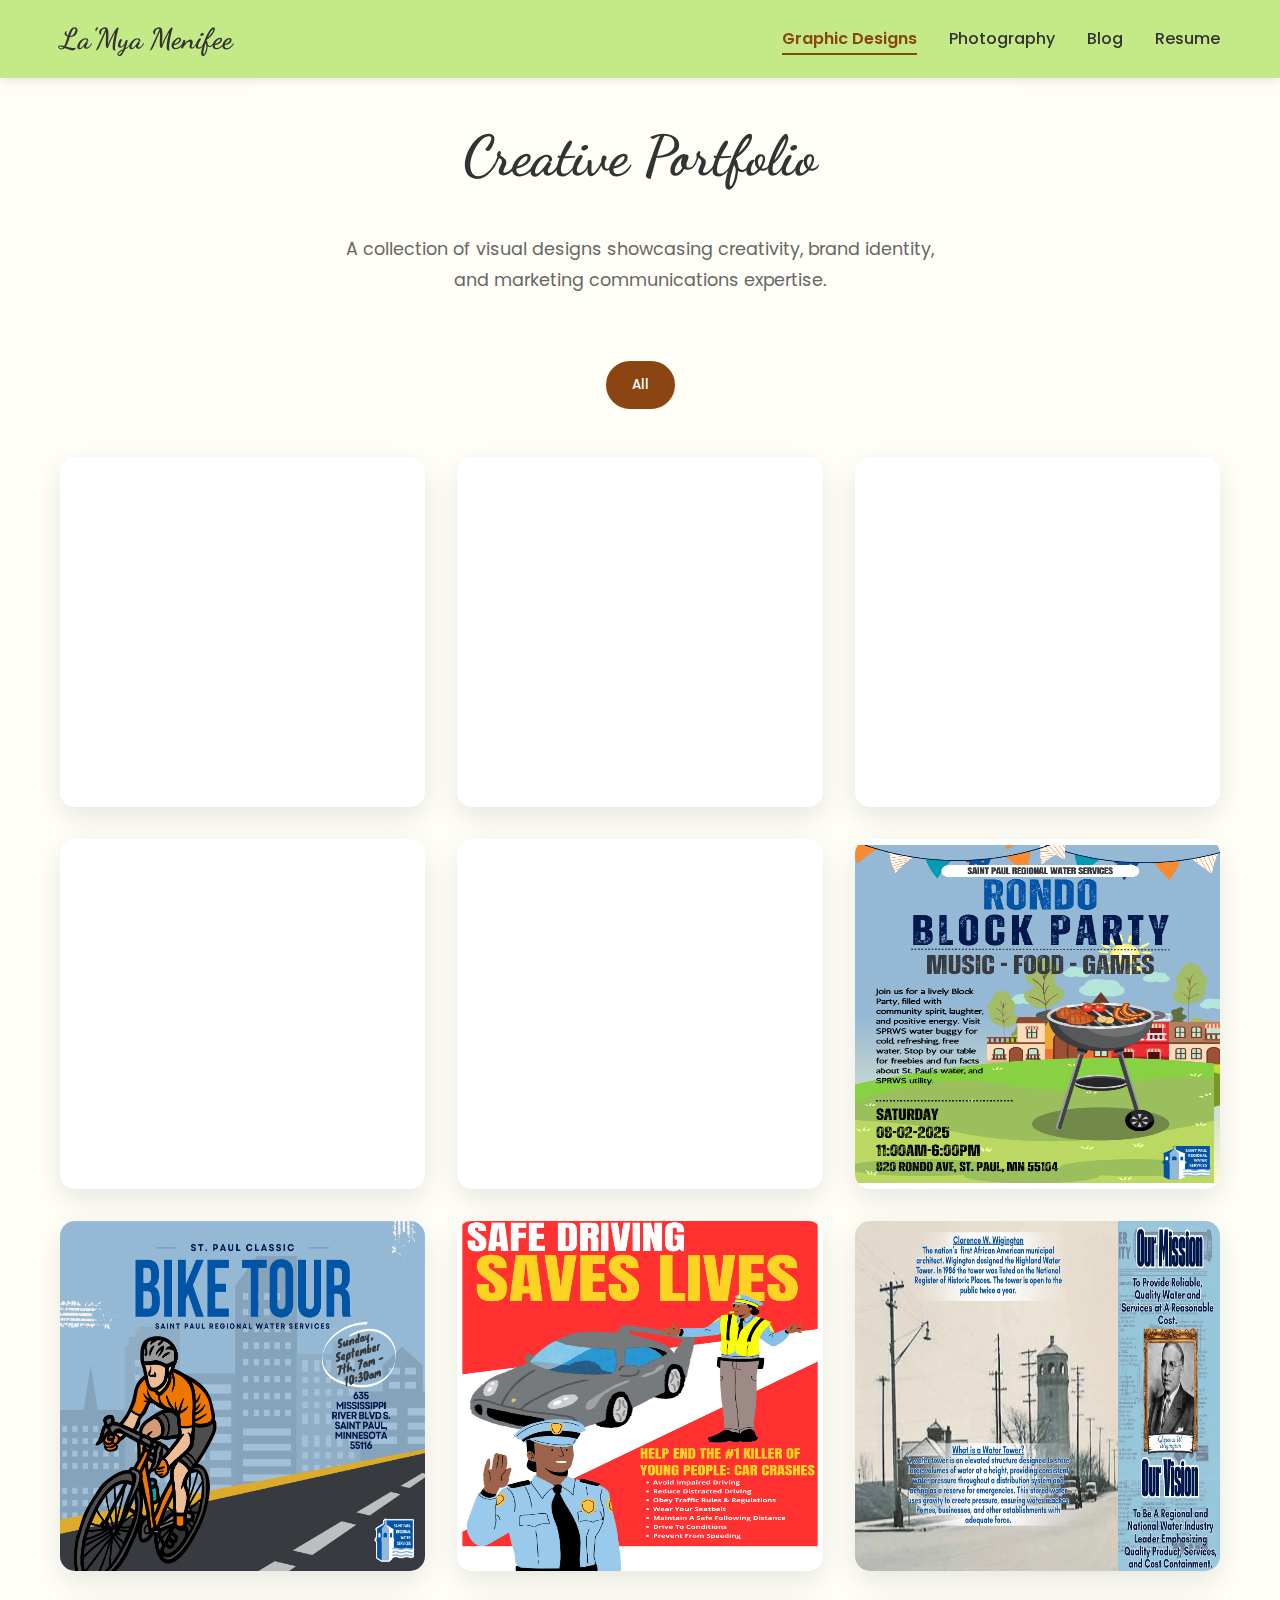
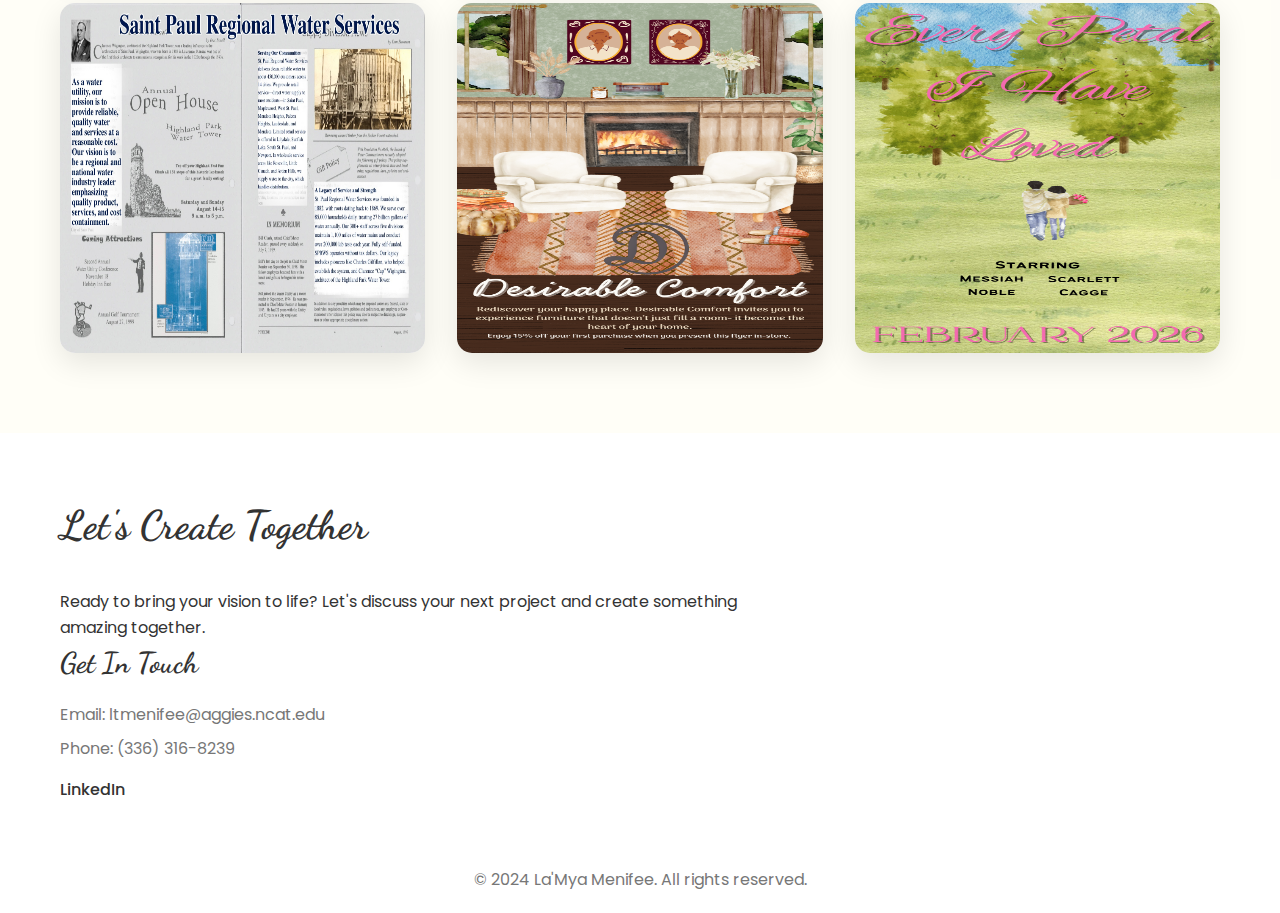
<file: graphic-designs.html>
<!DOCTYPE html>
<html lang="en">
<head>
    <meta charset="UTF-8">
    <meta name="viewport" content="width=device-width, initial-scale=1.0">
    <title>Graphic Designs - La'Mya Menifee</title>
    <link rel="stylesheet" href="styles.css">
    <link href="https://fonts.googleapis.com/css2?family=Dancing+Script:wght@400;600;700&family=Poppins:wght@300;400;500;600;700&display=swap" rel="stylesheet">
</head>
<body>
    <!-- Navigation -->
    <nav class="navbar">
        <div class="nav-container">
            <div class="nav-logo">
                <h2><a href="index.html" style="text-decoration: none; color: #333;">La'Mya Menifee</a></h2>
            </div>
            <ul class="nav-menu">
                <li class="nav-item">
                    <a href="graphic-designs.html" class="nav-link active">Graphic Designs</a>
                </li>
                <li class="nav-item">
                    <a href="photography.html" class="nav-link">Photography</a>
                </li>
                <li class="nav-item">
                    <a href="https://medium.com/@ltmenifee" target="_blank" class="nav-link">Blog</a>
                </li>
                <li class="nav-item">
                    <a href="resume.html" class="nav-link">Resume</a>
                </li>
            </ul>
            <div class="hamburger">
                <span class="bar"></span>
                <span class="bar"></span>
                <span class="bar"></span>
            </div>
        </div>
    </nav>

    <!-- Portfolio Gallery Section -->
    <section class="portfolio-section">
        <div class="container">
            <div class="section-header">
                <h2 style="margin-top: 2rem;" class="section-title">Creative Portfolio</h2>
                <p class="section-description">A collection of visual designs showcasing creativity, brand identity, and marketing communications expertise.</p>
            </div>

            <!-- Filter Buttons -->
            <div class="filter-buttons">
                <button class="filter-btn active">All</button>
            </div>

            <!-- Gallery Grid -->
            <div class="gallery-grid">
                <!-- Branding Projects -->
                <div class="gallery-item">
                    <div class="gallery-card">
                        <div class="gallery-image">
                            <img src="assets/RLA Summer Block Party.png" alt="Brand Identity Design">
                        </div>
                    </div>
                </div>

                <div class="gallery-item">
                    <div class="gallery-card">
                        <div class="gallery-image">
                            <img src="assets/CLUES Fiesta Latina Flyer.png" alt="Logo Design Suite">
                        </div>
                    </div>
                </div>

                <!-- Marketing Projects -->
                <div class="gallery-item">
                    <div class="gallery-card">
                        <div class="gallery-image">
                            <img src="assets/Ice Cream Social - Falcon heights Flyer.png" alt="Marketing Campaign">
                        </div>
                    </div>
                </div>

                <div class="gallery-item">
                    <div class="gallery-card">
                        <div class="gallery-image">
                            <img src="assets/Medtronic Twin Cities Marathon.png" alt="Event Promotion">
                        </div>
                    </div>
                </div>

                <!-- Social Media Projects -->
                <div class="gallery-item">
                    <div class="gallery-card">
                        <div class="gallery-image">
                            <img src="assets/National Night Out Event Flyer IG.png" alt="Social Media Graphics">
                        </div>
                    </div>
                </div>

                <div class="gallery-item">
                    <div class="gallery-card">
                        <div class="gallery-image">
                            <img src="assets/Rondo_Block_Party.png" alt="Story Template">
                        </div>
                    </div>
                </div>

                <!-- Print Design Projects -->
                <div class="gallery-item">
                    <div class="gallery-card">
                        <div class="gallery-image">
                            <img src="assets/St. Paul Classic Bike Tour.png" alt="Brochure Design">
                        </div>
                    </div>
                </div>

                <div class="gallery-item">
                    <div class="gallery-card">
                        <div class="gallery-image">
                            <img src="assets/Safari.png" alt="Poster Design">
                        </div>
                    </div>
                </div>

                <div class="gallery-item">
                    <div class="gallery-card">
                        <div class="gallery-image">
                            <img src="assets/IMG_1262.JPEG" alt="Poster Design">
                        </div>
                    </div>
                </div>

                <div class="gallery-item">
                    <div class="gallery-card">
                        <div class="gallery-image">
                            <img src="assets/IMG_1263.JPEG" alt="Poster Design">
                        </div>
                    </div>
                </div>

                <div class="gallery-item">
                    <div class="gallery-card">
                        <div class="gallery-image">
                            <img src="assets/furniture_ad.png" alt="Poster Design">
                        </div>
                    </div>
                </div>

                <div class="gallery-item">
                    <div class="gallery-card">
                        <div class="gallery-image">
                            <img src="assets/movie_cover.png" alt="Poster Design">
                        </div>
                    </div>
                </div>
            </div>
        </div>
    </section>

    <!-- Footer -->
    <footer class="footer">
        <div class="container">
            <div class="footer-content">
                <div class="footer-info">
                    <h3 class="footer-title">Let's Create Together</h3>
                    <p>Ready to bring your vision to life? Let's discuss your next project and create something amazing together.</p>
                    <div class="contact-info">
                        <h4>Get In Touch</h4>
                        <p>Email: ltmenifee@aggies.ncat.edu</p>
                        <p>Phone: (336) 316-8239</p>
                        <div class="social-links">
                            <a href="https://www.linkedin.com/in/la%E2%80%99mya-menifee-906788328/" class="social-link">LinkedIn</a>
                        </div>
                    </div>
                </div>
            </div>
            <div class="footer-bottom">
                <p>&copy; 2024 La'Mya Menifee. All rights reserved.</p>
            </div>
        </div>
    </footer>

    <script src="script.js"></script>
</body>
</html>
</file>
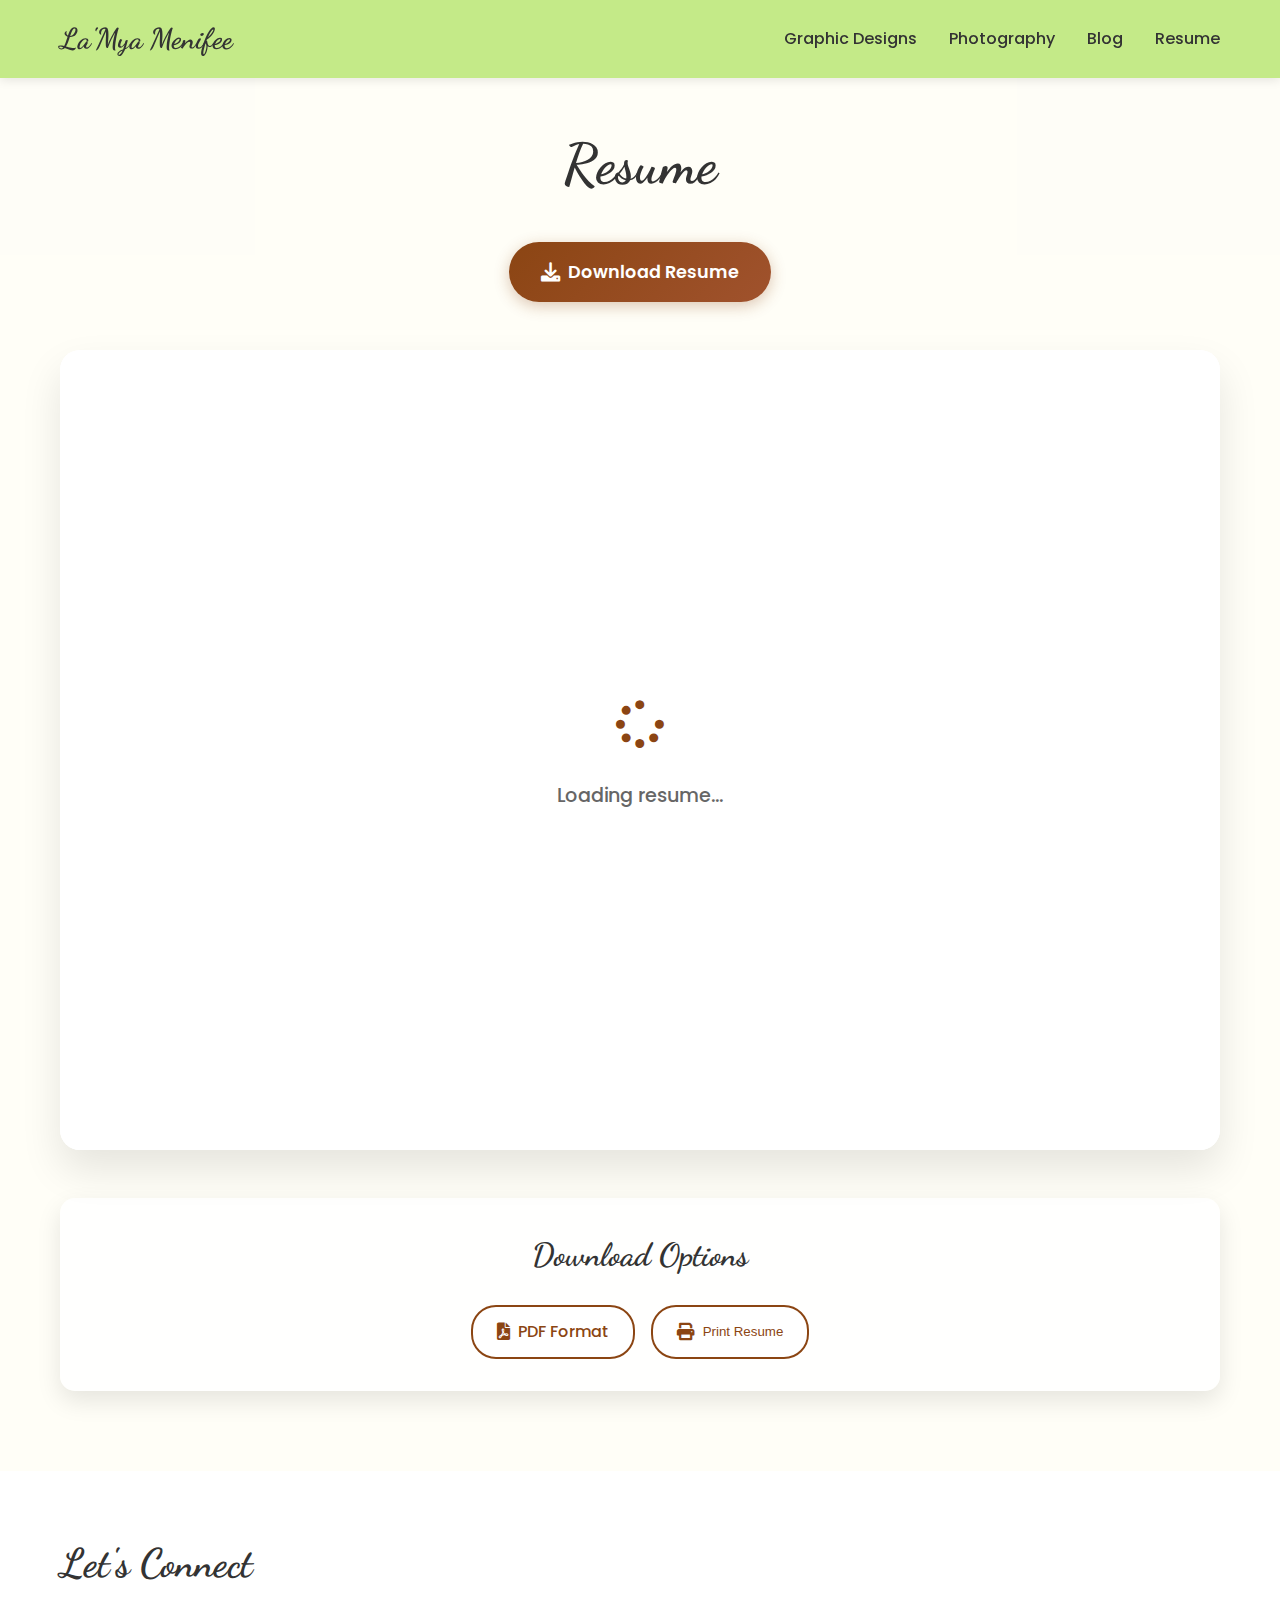
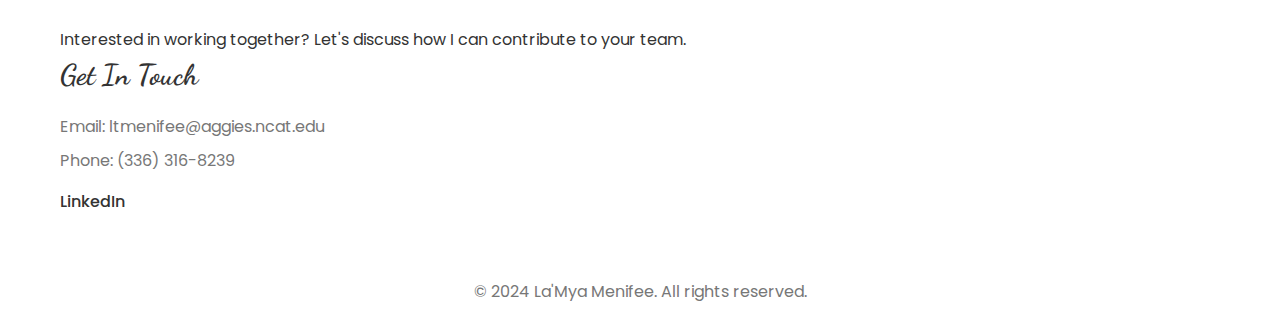
<file: resume.html>
<!DOCTYPE html>
<html lang="en">
<head>
    <meta charset="UTF-8">
    <meta name="viewport" content="width=device-width, initial-scale=1.0">
    <title>Resume - La'Mya Menifee</title>
    <link rel="stylesheet" href="styles.css">
    <link href="https://fonts.googleapis.com/css2?family=Dancing+Script:wght@400;600;700&family=Poppins:wght@300;400;500;600;700&display=swap" rel="stylesheet">
    <link rel="stylesheet" href="https://cdnjs.cloudflare.com/ajax/libs/font-awesome/6.0.0/css/all.min.css">
</head>
<body>
    <!-- Navigation -->
    <nav class="navbar">
        <div class="nav-container">
            <div class="nav-logo">
                <h2><a href="index.html" style="text-decoration: none; color: #333;">La'Mya Menifee</a></h2>
            </div>
            <ul class="nav-menu">
                <li class="nav-item">
                    <a href="graphic-designs.html" class="nav-link">Graphic Designs</a>
                </li>
                <li class="nav-item">
                    <a href="photography.html" class="nav-link">Photography</a>
                </li>
                <li class="nav-item">
                    <a href="https://medium.com/@ltmenifee" target="_blank" class="nav-link">Blog</a>
                </li>
                <li class="nav-item">
                    <a href="resume.html" class="nav-link">Resume</a>
                </li>
            </ul>
            <div class="hamburger">
                <span class="bar"></span>
                <span class="bar"></span>
                <span class="bar"></span>
            </div>
        </div>
    </nav>

    <!-- Resume Section -->
    <section class="resume-section">
        <div class="container">
            <div class="resume-header" id="resumeHeader">
                <h2 class="section-title">Resume</h2>
                <!-- <p class="section-description">Professional experience and qualifications</p> -->
                
                <!-- Download Button -->
                <div class="download-container">
                    <a href="La'Mya_Menifee_Marketing_Resume.pdf" download="LaMya_Menifee_Resume_2024.pdf" class="download-btn">
                        <i class="fas fa-download"></i>
                        <span>Download Resume</span>
                    </a>
                </div>
            </div>

            <!-- PDF Viewer Container (Desktop/Tablet) -->
            <div class="pdf-container" id="pdfContainer">
                <div class="pdf-viewer">
                    <iframe 
                        src="La'Mya_Menifee_Marketing_Resume.pdf#toolbar=0&navpanes=0&scrollbar=1&zoom=FitH" 
                        type="application/pdf"
                        title="La'Mya Menifee Resume"
                        class="pdf-iframe">
                    </iframe>
                </div>
                
                <!-- PDF Loading State -->
                <div class="pdf-loading" id="pdfLoading">
                    <div class="loading-spinner">
                        <i class="fas fa-spinner fa-spin"></i>
                    </div>
                    <p>Loading resume...</p>
                </div>
                
                <!-- PDF Error State -->
                <div class="pdf-error" id="pdfError" style="display: none;">
                    <div class="error-icon">
                        <i class="fas fa-exclamation-triangle"></i>
                    </div>
                    <h3>Unable to load PDF</h3>
                    <p>Your browser may not support PDF viewing. Please use the download button below.</p>
                    <a href="La'Mya_Menifee_Marketing_Resume.pdf" download="LaMya_Menifee_Resume_2024.pdf" class="download-btn">
                        <i class="fas fa-download"></i>
                        <span>Download Resume</span>
                    </a>
                </div>
            </div>

            <!-- Mobile Fallback -->
            <div class="mobile-fallback" id="mobileFallback" style="display: none;">
                <div class="mobile-preview">
                    <div class="mobile-icon">
                        <i class="fas fa-file-pdf"></i>
                    </div>
                    <h3>Resume Preview</h3>
                    <p>For the best viewing experience on mobile devices, please download the resume to view it in your preferred PDF reader.</p>
                    <div class="mobile-download-options">
                        <a href="La'Mya_Menifee_Marketing_Resume.pdf" download="LaMya_Menifee_Marketing_Resume.pdf" class="mobile-download-btn primary">
                            <i class="fas fa-download"></i>
                            <span>Download PDF</span>
                        </a>
                        <button class="mobile-download-btn secondary" onclick="openPDFInNewTab()">
                            <i class="fas fa-external-link-alt"></i>
                            <span>Open in Browser</span>
                        </button>
                    </div>
                </div>
            </div>

            <!-- Alternative Download Options -->
            <div class="download-options" id="downloadOptions">
                <h3>Download Options</h3>
                <div class="download-buttons">
                    <a href="La'Mya_Menifee_Marketing_Resume.pdf" download="LaMya_Menifee_Marketing_Resume.pdf" class="download-option">
                        <i class="fas fa-file-pdf"></i>
                        <span>PDF Format</span>
                    </a>
                    <button class="download-option" onclick="printResume()">
                        <i class="fas fa-print"></i>
                        <span>Print Resume</span>
                    </button>
                </div>
            </div>
        </div>
    </section>

    <!-- Footer -->
    <footer class="footer">
        <div class="container">
            <div class="footer-content">
                <div class="footer-info">
                    <h3 class="footer-title">Let's Connect</h3>
                    <p>Interested in working together? Let's discuss how I can contribute to your team.</p>
                    <div class="contact-info">
                        <h4>Get In Touch</h4>
                        <p>Email: ltmenifee@aggies.ncat.edu</p>
                        <p>Phone: (336) 316-8239</p>
                        <div class="social-links">
                            <a href="https://www.linkedin.com/in/la%E2%80%99mya-menifee-906788328/" class="social-link">LinkedIn</a>
                        </div>
                    </div>
                </div>
            </div>
            <div class="footer-bottom">
                <p>&copy; 2024 La'Mya Menifee. All rights reserved.</p>
            </div>
        </div>
    </footer>

    <script src="script.js"></script>
    <script>
        // Mobile Detection and PDF Viewer Setup
        document.addEventListener('DOMContentLoaded', function() {
            const pdfIframe = document.querySelector('.pdf-iframe');
            const pdfLoading = document.getElementById('pdfLoading');
            const pdfError = document.getElementById('pdfError');
            const pdfContainer = document.getElementById('pdfContainer');
            const mobileFallback = document.getElementById('mobileFallback');
            const resumeHeader = document.getElementById('resumeHeader');
            const downloadOptions = document.getElementById('downloadOptions');
            
            // Mobile detection function
            function isMobileDevice() {
                return /Android|webOS|iPhone|iPad|iPod|BlackBerry|IEMobile|Opera Mini/i.test(navigator.userAgent) || 
                       window.innerWidth <= 768 || 
                       ('ontouchstart' in window) ||
                       (navigator.maxTouchPoints > 0);
            }
            
            // Show appropriate content based on device
            function setupDeviceContent() {
                if (isMobileDevice()) {
                    // Hide PDF viewer and resume header, show mobile fallback and download options
                    pdfContainer.style.display = 'none';
                    resumeHeader.style.display = 'none';
                    downloadOptions.style.display = 'block';
                    mobileFallback.style.display = 'block';
                } else {
                    // Show PDF viewer, resume header, and download options, hide mobile fallback
                    pdfContainer.style.display = 'block';
                    resumeHeader.style.display = 'block';
                    downloadOptions.style.display = 'block';
                    mobileFallback.style.display = 'none';
                    setupPDFViewer();
                }
            }
            
            // Setup PDF viewer for desktop/tablet
            function setupPDFViewer() {
                // Responsive PDF viewer adjustments
                function adjustPDFViewer() {
                    const screenWidth = window.innerWidth;
                    const screenHeight = window.innerHeight;
                    
                    if (screenWidth <= 1024) {
                        // Tablet
                        pdfContainer.style.minHeight = '700px';
                    } else {
                        // Desktop
                        pdfContainer.style.minHeight = '800px';
                    }
                    
                    // Landscape orientation adjustments
                    if (screenWidth > screenHeight && screenWidth <= 1024) {
                        pdfContainer.style.minHeight = '600px';
                    }
                }
                
                // Initial adjustment
                adjustPDFViewer();
                
                // Adjust on window resize
                window.addEventListener('resize', adjustPDFViewer);
                
                // Adjust on orientation change
                window.addEventListener('orientationchange', function() {
                    setTimeout(adjustPDFViewer, 100);
                });
                
                // Hide loading after PDF loads
                pdfIframe.addEventListener('load', function() {
                    pdfLoading.style.display = 'none';
                    adjustPDFViewer(); // Re-adjust after PDF loads
                });
                
                // Show error if PDF fails to load
                pdfIframe.addEventListener('error', function() {
                    pdfLoading.style.display = 'none';
                    pdfError.style.display = 'block';
                });
                
                // Fallback: Hide loading after 10 seconds
                setTimeout(() => {
                    if (pdfLoading.style.display !== 'none') {
                        pdfLoading.style.display = 'none';
                        pdfError.style.display = 'block';
                    }
                }, 10000);
            }
            
            // Initial setup
            setupDeviceContent();
            
            // Re-check on window resize (in case user rotates device)
            window.addEventListener('resize', function() {
                setTimeout(setupDeviceContent, 100);
            });
        });
        
        // Print Resume Function
        function printResume() {
            const printWindow = window.open("La'Mya_Menifee_Marketing_Resume.pdf", '_blank');
            if (printWindow) {
                printWindow.onload = function() {
                    printWindow.print();
                };
            }
        }
        
        // Open PDF in New Tab (for mobile)
        function openPDFInNewTab() {
            window.open("La'Mya_Menifee_Marketing_Resume.pdf", '_blank');
        }
        
        // Download tracking
        document.querySelectorAll('.download-btn, .download-option').forEach(button => {
            button.addEventListener('click', function() {
                // Track download event (you can add analytics here)
                console.log('Resume download initiated');
            });
        });
    </script>
</body>
</html>
</file>
<file: styles.css>
/* Reset and Base Styles */
* {
    margin: 0;
    padding: 0;
    box-sizing: border-box;
}

body {
    font-family: 'Poppins', sans-serif;
    /* background-color: #F7E58D; */
    background-color: rgba(247, 229, 141, 0.7);
    color: #333;
    line-height: 1.6;
}

.container {
    max-width: 1200px;
    margin: 0 auto;
    padding: 0 20px;
}

/* Navigation */
.navbar {
    background-color: #c4ea88;
    padding: 1rem 0;
    position: fixed;
    top: 0;
    width: 100%;
    z-index: 1000;
    box-shadow: 0 2px 10px rgba(0,0,0,0.1);
}

.nav-container {
    max-width: 1200px;
    margin: 0 auto;
    padding: 0 20px;
    display: flex;
    justify-content: space-between;
    align-items: center;
}

.nav-logo h2 {
    font-family: 'Dancing Script', cursive;
    font-size: 1.8rem;
    font-weight: 700;
    color: #333;
}

.nav-menu {
    display: flex;
    list-style: none;
    gap: 2rem;
}

.nav-link {
    text-decoration: none;
    color: #333;
    font-weight: 500;
    transition: color 0.3s ease;
    position: relative;
}

.nav-link:hover {
    color: #8B4513;
}

.nav-link::after {
    content: '';
    position: absolute;
    width: 0;
    height: 2px;
    bottom: -5px;
    left: 0;
    background-color: #8B4513;
    transition: width 0.3s ease;
}

.nav-link:hover::after {
    width: 100%;
}

.hamburger {
    display: none;
    flex-direction: column;
    cursor: pointer;
}

.bar {
    width: 25px;
    height: 3px;
    background-color: #333;
    margin: 3px 0;
    transition: 0.3s;
}

/* Hero Section */
.hero {
    padding: 120px 0 80px;
    min-height: 100vh;
    display: flex;
    align-items: center;
}

.hero-container {
    max-width: 1200px;
    margin: 0 auto;
    padding: 0 20px;
}

.hero-content {
    display: flex;
    align-items: center;
    gap: 4rem;
    flex-wrap: wrap;
}

.headshot-container {
    flex: 1;
    display: flex;
    justify-content: center;
    min-width: 300px;
}

.headshot-frame {
    position: relative;
    width: 300px;
    height: 400px;
    border: 8px solid #e7c403;
    border-radius: 6px;
    padding: 0;
    box-shadow: 0 10px 30px rgba(0,0,0,0.2);
    background: linear-gradient(45deg, #FFD700, #FFA500);
    transform: translateX(25%);
    z-index: 10;
}

.headshot {
    width: 100%;
    height: 100%;
    border-radius: 4px;
    object-fit: fill;
    display: block;
    z-index: 11;
}

.hero-text {
    flex: 1;
    min-width: 300px;
}

.text-circle {
    background: rgba(255, 255, 255, 0.9);
    padding: 3rem;
    padding-left: 4rem;
    border-radius: 50%;
    text-align: center;
    box-shadow: 0 15px 35px rgba(0,0,0,0.1);
    backdrop-filter: blur(10px);
    transform: translateX(-25%);
}

.hero-name {
    font-family: 'Dancing Script', cursive;
    font-size: 3rem;
    font-weight: 700;
    color: #333;
    margin-bottom: 1rem;
}

.hero-title {
    font-size: 1.3rem;
    font-weight: 600;
    color: #555;
    margin-bottom: 0.5rem;
}

.hero-education {
    font-size: 1.1rem;
    color: #666;
    font-style: italic;
}

/* Flowers */
#curvy_flower {
    position: absolute;
    top: 15%;
    left: 0;
    width: 150px;
    height: 150px;
    transition: all 0.3s ease;
}

#curvy_flower_flipped {
    position: absolute;
    bottom: 0%;
    right: 0;
    width: 150px;
    height: 150px;
    transition: all 0.3s ease;
}

#curvy_flower_2 {
    position: absolute;
    top: 50%;
    left: 0;
    transform: translateY(-50%);
    width: 150px;
    height: 150px;
    z-index: 1;
    transition: all 0.3s ease;
}

#curvy_flower_flipped_2 {
    position: absolute;
    top: 50%;
    right: 0;
    transform: translateY(-50%);
    width: 150px;
    height: 150px;
    z-index: 1;
    transition: all 0.3s ease;
}

/* About Section */
.about {
    position: relative;
    padding: 80px 0;
    background-color: rgba(255, 255, 255, 1);
}

.about-content {
    text-align: center;
    max-width: 800px;
    margin: 0 auto;
}

.section-subtitle {
    font-family: 'Dancing Script', cursive;
    font-size: 1.5rem;
    color: #8B4513;
    margin-bottom: 0.5rem;
}

.section-title {
    font-family: 'Dancing Script', cursive;
    font-size: 3.5rem;
    font-weight: 700;
    color: #333;
    margin-bottom: 2rem;
}

.about-text p {
    font-size: 1.1rem;
    margin-bottom: 1.5rem;
    text-align: left;
    line-height: 1.8;
}

/* Cards Section */
.cards-section {
    padding: 80px 0;
    width: 100%;
}

.skills-title {
    font-family: 'Dancing Script', cursive;
    font-size: 2.5rem;
    font-weight: 700;
    color: #333;
    margin-bottom: 80px;
    margin: 0 auto;
    width: 100px;
}

.cards-frame {
    border-radius: 20px;
    padding: 3rem;
    background: rgba(255, 255, 255, 0.8);
    box-shadow: 0 20px 40px rgba(0,0,0,0.1);
    text-align: center;
}

.cards-grid {
    margin-top: 2rem;
    display: grid;
    grid-template-columns: repeat(auto-fit, minmax(200px, 1fr));
    gap: 2rem;
}

.card {
    background: white;
    padding: 2rem;
    border-radius: 15px;
    text-align: center;
    box-shadow: 0 10px 25px rgba(0,0,0,0.1);
    transition: transform 0.3s ease, box-shadow 0.3s ease;
}

.card:hover {
    transform: translateY(-10px);
    box-shadow: 0 20px 40px rgba(0,0,0,0.15);
}

.card-icon {
    font-size: 3rem;
    margin-bottom: 1rem;
}

.card h3 {
    font-family: 'Dancing Script', cursive;
    font-size: 1.8rem;
    font-weight: 600;
    color: #333;
    margin-bottom: 1rem;
}

.card p {
    color: #666;
    line-height: 1.6;
}

/* Portfolio Gallery Section */
.portfolio-section {
    padding: 80px 0;
    background: rgba(255, 255, 255, 0.9);
}

.section-header {
    text-align: center;
    margin-bottom: 4rem;
}

.section-description {
    font-size: 1.1rem;
    color: #666;
    max-width: 600px;
    margin: 0 auto;
    line-height: 1.8;
}

.filter-buttons {
    display: flex;
    justify-content: center;
    gap: 1rem;
    margin-bottom: 3rem;
    flex-wrap: wrap;
}

.filter-btn {
    background: transparent;
    border: 2px solid #8B4513;
    color: #8B4513;
    padding: 0.75rem 1.5rem;
    border-radius: 25px;
    cursor: pointer;
    font-weight: 500;
    transition: all 0.3s ease;
    font-family: 'Poppins', sans-serif;
}

.filter-btn:hover,
.filter-btn.active {
    background: #8B4513;
    color: white;
}

.gallery-grid {
    display: grid;
    grid-template-columns: repeat(auto-fit, minmax(350px, 1fr));
    gap: 2rem;
    margin-top: 2rem;
}

.gallery-item {
    opacity: 1;
    transform: scale(1);
    transition: all 0.3s ease;
    height: 350px;
}

.gallery-card {
    background: white;
    border-radius: 15px;
    overflow: hidden;
    box-shadow: 0 10px 30px rgba(0,0,0,0.1);
    transition: transform 0.3s ease, box-shadow 0.3s ease;
    height: 100%;
}

.gallery-card:hover {
    transform: translateY(-10px);
    box-shadow: 0 20px 40px rgba(0,0,0,0.15);
}

.gallery-image {
    position: relative;
    overflow: hidden;
    height: 100%;
}

.gallery-image img {
    width: 100%;
    height: 100%;
    object-fit:fill;
    transition: transform 0.3s ease;
    opacity: 1;
}

.gallery-card:hover .gallery-image img {
    transform: scale(1.05);
}

.gallery-info {
    text-align: center;
    color: white;
    padding: 1rem;
}

.gallery-info h4 {
    font-family: 'Dancing Script', cursive;
    font-size: 1.5rem;
    font-weight: 600;
    margin-bottom: 0.5rem;
}

.gallery-info p {
    font-size: 0.9rem;
    margin-bottom: 0.5rem;
    opacity: 0.9;
}

.gallery-category {
    background: rgba(255, 255, 255, 0.2);
    padding: 0.25rem 0.75rem;
    border-radius: 15px;
    font-size: 0.8rem;
    font-weight: 500;
}

/* Skills Section */
.skills-section {
    padding: 80px 0;
    background: rgba(255, 255, 255, 0.5);
}

.skills-content {
    text-align: center;
}

.skills-grid {
    display: grid;
    grid-template-columns: repeat(auto-fit, minmax(250px, 1fr));
    gap: 2rem;
    margin-top: 3rem;
}

.skill-item {
    background: white;
    padding: 2rem;
    border-radius: 15px;
    box-shadow: 0 10px 25px rgba(0,0,0,0.1);
    transition: transform 0.3s ease;
    text-align: center;
}

.skill-item:hover {
    transform: translateY(-5px);
}

.skill-icon {
    font-size: 3rem;
    margin-bottom: 1rem;
}

.logo-icon {
    width: 60px;
    height: 60px;
    object-fit: contain;
    margin-bottom: 1rem;
}

.skill-item h4 {
    font-family: 'Dancing Script', cursive;
    font-size: 1.5rem;
    font-weight: 600;
    color: #333;
    margin-bottom: 1rem;
}

.skill-item p {
    color: #666;
    line-height: 1.6;
}

/* Active navigation link */
.nav-link.active {
    color: #8B4513;
    font-weight: 600;
}

.nav-link.active::after {
    width: 100%;
}

/* Resume Section */
.resume-section {
    padding: 120px 0 80px;
    background: rgba(255, 255, 255, 0.9);
    min-height: 100vh;
}

.resume-header {
    text-align: center;
    margin-bottom: 3rem;
}

.download-container {
    margin-top: 2rem;
}

.download-btn {
    display: inline-flex;
    align-items: center;
    gap: 0.5rem;
    background: linear-gradient(135deg, #8B4513, #A0522D);
    color: white;
    padding: 1rem 2rem;
    border-radius: 50px;
    text-decoration: none;
    font-weight: 600;
    font-size: 1.1rem;
    transition: all 0.3s ease;
    box-shadow: 0 4px 15px rgba(139, 69, 19, 0.3);
    border: none;
    cursor: pointer;
}

.download-btn:hover {
    transform: translateY(-2px);
    box-shadow: 0 8px 25px rgba(139, 69, 19, 0.4);
    background: linear-gradient(135deg, #A0522D, #8B4513);
}

.download-btn i {
    font-size: 1.2rem;
}

/* PDF Container */
.pdf-container {
    position: relative;
    background: white;
    border-radius: 20px;
    box-shadow: 0 20px 40px rgba(0,0,0,0.1);
    overflow: hidden;
    margin-bottom: 3rem;
    min-height: 800px;
    width: 100%;
}

.pdf-viewer {
    width: 100%;
    height: 800px;
    position: relative;
    overflow: hidden;
}

.pdf-iframe {
    width: 100%;
    height: 100%;
    border: none;
    border-radius: 20px;
    min-height: 600px;
}

/* PDF Loading State */
.pdf-loading {
    position: absolute;
    top: 0;
    left: 0;
    right: 0;
    bottom: 0;
    background: rgba(255, 255, 255, 0.95);
    display: flex;
    flex-direction: column;
    align-items: center;
    justify-content: center;
    z-index: 10;
}

.loading-spinner {
    font-size: 3rem;
    color: #8B4513;
    margin-bottom: 1rem;
}

.pdf-loading p {
    font-size: 1.2rem;
    color: #666;
    font-weight: 500;
}

/* PDF Error State */
.pdf-error {
    position: absolute;
    top: 0;
    left: 0;
    right: 0;
    bottom: 0;
    background: rgba(255, 255, 255, 0.95);
    display: flex;
    flex-direction: column;
    align-items: center;
    justify-content: center;
    text-align: center;
    padding: 2rem;
    z-index: 10;
}

.error-icon {
    font-size: 4rem;
    color: #f44336;
    margin-bottom: 1rem;
}

.pdf-error h3 {
    font-family: 'Dancing Script', cursive;
    font-size: 2rem;
    color: #333;
    margin-bottom: 1rem;
}

.pdf-error p {
    color: #666;
    margin-bottom: 2rem;
    max-width: 400px;
    line-height: 1.6;
}

/* Mobile Fallback */
.mobile-fallback {
    background: white;
    border-radius: 20px;
    box-shadow: 0 20px 40px rgba(0,0,0,0.1);
    margin-bottom: 3rem;
    padding: 3rem 2rem;
    text-align: center;
    min-height: 50vh;
    display: flex;
    align-items: center;
    justify-content: center;
}

.mobile-preview {
    max-width: 500px;
    margin: 0 auto;
}

.mobile-icon {
    font-size: 4rem;
    color: #8B4513;
    margin-bottom: 1.5rem;
}

.mobile-preview h3 {
    font-family: 'Dancing Script', cursive;
    font-size: 2.5rem;
    color: #333;
    margin-bottom: 1rem;
}

.mobile-preview p {
    color: #666;
    font-size: 1.1rem;
    line-height: 1.6;
    margin-bottom: 2rem;
}

.mobile-download-options {
    display: flex;
    flex-direction: column;
    gap: 1rem;
    align-items: center;
}

.mobile-download-btn {
    display: inline-flex;
    align-items: center;
    gap: 0.75rem;
    padding: 1rem 2rem;
    border-radius: 50px;
    text-decoration: none;
    font-weight: 600;
    font-size: 1.1rem;
    transition: all 0.3s ease;
    border: none;
    cursor: pointer;
    min-width: 200px;
    justify-content: center;
}

.mobile-download-btn.primary {
    background: linear-gradient(135deg, #8B4513, #A0522D);
    color: white;
    box-shadow: 0 4px 15px rgba(139, 69, 19, 0.3);
}

.mobile-download-btn.primary:hover {
    transform: translateY(-2px);
    box-shadow: 0 8px 25px rgba(139, 69, 19, 0.4);
    background: linear-gradient(135deg, #A0522D, #8B4513);
}

.mobile-download-btn.secondary {
    background: white;
    color: #8B4513;
    border: 2px solid #8B4513;
    box-shadow: 0 4px 15px rgba(139, 69, 19, 0.1);
}

.mobile-download-btn.secondary:hover {
    background: #8B4513;
    color: white;
    transform: translateY(-2px);
    box-shadow: 0 8px 25px rgba(139, 69, 19, 0.3);
}

.mobile-download-btn i {
    font-size: 1.2rem;
}

/* Download Options */
.download-options {
    text-align: center;
    background: rgba(255, 255, 255, 0.8);
    padding: 2rem;
    border-radius: 15px;
    box-shadow: 0 10px 25px rgba(0,0,0,0.1);
}

.download-options h3 {
    font-family: 'Dancing Script', cursive;
    font-size: 2rem;
    color: #333;
    margin-bottom: 1.5rem;
}

.download-buttons {
    display: flex;
    justify-content: center;
    gap: 1rem;
    flex-wrap: wrap;
}

.download-option {
    display: inline-flex;
    align-items: center;
    gap: 0.5rem;
    background: white;
    color: #8B4513;
    padding: 0.75rem 1.5rem;
    border-radius: 25px;
    text-decoration: none;
    font-weight: 500;
    transition: all 0.3s ease;
    border: 2px solid #8B4513;
    cursor: pointer;
}

.download-option:hover {
    background: #8B4513;
    color: white;
    transform: translateY(-2px);
    box-shadow: 0 5px 15px rgba(139, 69, 19, 0.3);
}

.download-option i {
    font-size: 1.1rem;
}

/* Footer */
.footer {
    background: #ffffff;
    color: #333;
    padding: 60px 0 20px;
}

.footer-content {
    display: grid;
    grid-template-columns: 2fr 1fr;
    gap: 3rem;
    margin-bottom: 2rem;
}

.footer-title {
    font-family: 'Dancing Script', cursive;
    font-size: 2.5rem;
    font-weight: 700;
    margin-bottom: 2rem;
    color: #333;
}

.contact-form {
    display: flex;
    flex-direction: column;
    gap: 1rem;
}

.form-group input,
.form-group textarea {
    width: 100%;
    padding: 1rem;
    border: none;
    border-radius: 8px;
    font-size: 1rem;
    background: rgba(255, 255, 255, 0.1);
    color: #333;
    border: 1px solid rgba(0, 0, 0, 0.2);
}

.form-group input::placeholder,
.form-group textarea::placeholder {
    color: rgba(0, 0, 0, 0.7);
}

.submit-btn {
    background: #c4ea88;
    color: #333;
    padding: 1rem 2rem;
    border: none;
    border-radius: 8px;
    font-size: 1.1rem;
    font-weight: 600;
    cursor: pointer;
    transition: background 0.3s ease;
}

.submit-btn:hover {
    background: #333;
    color: white;
}

.contact-info h4 {
    font-family: 'Dancing Script', cursive;
    font-size: 1.8rem;
    margin-bottom: 1rem;
    color: #333;
}

.contact-info p {
    margin-bottom: 0.5rem;
    color: #777;
}

.social-links {
    margin-top: 1rem;
    display: flex;
    gap: 1rem;
}

.social-link {
    color: #333;
    text-decoration: none;
    font-weight: 500;
    transition: color 0.3s ease;
}

.social-link:hover {
    color: #333;
}

.footer-bottom {
    text-align: center;
    padding-top: 2rem;
    border-top: 1px rgba(100, 100, 100, 0.7);
    color: #777;
}

/* Responsive Design */
@media (max-width: 768px) {
    #curvy_flower_2 {
        top: auto;
        bottom: 0;
        transform: translateY(5%);
    }

    .hamburger {
        display: flex;
    }
    
    .nav-menu {
        position: fixed;
        left: -100%;
        top: 70px;
        flex-direction: column;
        background-color: #8ac963;
        width: 100%;
        text-align: center;
        transition: 0.3s;
        box-shadow: 0 10px 27px rgba(0,0,0,0.05);
        padding: 2rem 0;
    }
    
    .nav-menu.active {
        left: 0;
    }
    
    .nav-menu li {
        margin: 1rem 0;
    }
    
    .hero-content {
        flex-direction: column;
        text-align: center;
        gap: 2rem;
    }
    
    .hero-name {
        font-size: 2.5rem;
    }
    
    .section-title {
        font-size: 2.5rem;
    }
    
    .cards-grid {
        grid-template-columns: 1fr;
    }
    
    .footer-content {
        grid-template-columns: 1fr;
        gap: 2rem;
    }
    
    .text-circle {
        padding: 2rem;
    }
    
    .cards-frame {
        padding: 2rem;
    }
    
    .gallery-grid {
        grid-template-columns: 1fr;
    }
    
    .filter-buttons {
        gap: 0.5rem;
    }
    
    .filter-btn {
        padding: 0.5rem 1rem;
        font-size: 0.9rem;
    }
    
    .skills-grid {
        grid-template-columns: 1fr;
    }
    
    .pdf-viewer {
        height: 600px;
    }
    
    .pdf-container {
        min-height: 600px;
    }
    
    .download-buttons {
        flex-direction: column;
        align-items: center;
    }
    
    .download-option {
        width: 200px;
        justify-content: center;
    }

    .headshot-frame {
        position: relative;
        width: 300px;
        height: 420px;
        border-radius: 6px;
        padding: 0;
        box-shadow: 0 10px 30px rgba(0,0,0,0.2);
        background: linear-gradient(45deg, #FFD700, #FFA500);
        transform: translateY(10%);
        z-index: 10;
    }
    
    .headshot {
        width: 100%;
        height: 100%;
        border-radius: 4px;
        object-fit: fill;
        display: block;
        z-index: 11;
    }
    
    .hero-text {
        flex: 1;
        min-width: 300px;
    }
    
    .text-circle {
        background: rgba(255, 255, 255, 0.9);
        padding: 3rem;
        padding-left: 4rem;
        border-radius: 50%;
        text-align: center;
        box-shadow: 0 15px 35px rgba(0,0,0,0.1);
        backdrop-filter: blur(10px);
        transform: translateY(-10%);
    }
}

/* Tablet Portrait */
@media (max-width: 1024px) {
    .pdf-viewer {
        height: 700px;
    }
    
    .pdf-container {
        min-height: 700px;
    }
    
    .pdf-iframe {
        min-height: 500px;
    }
    
    /* Scale down flowers on tablets */
    #curvy_flower,
    #curvy_flower_flipped,
    #curvy_flower_2,
    #curvy_flower_flipped_2 {
        width: 120px;
        height: 120px;
    }
}

/* Large Mobile */
@media (max-width: 768px) {
    .pdf-viewer {
        height: 600px;
    }
    
    .pdf-container {
        min-height: 600px;
        margin-bottom: 2rem;
    }
    
    .pdf-iframe {
        min-height: 400px;
    }
    
    .resume-section {
        padding: 100px 0 60px;
    }
    
    .download-container {
        margin-top: 1.5rem;
    }
    
    .download-btn {
        padding: 0.875rem 1.75rem;
        font-size: 1rem;
    }
    
    /* Mobile fallback adjustments */
    .mobile-fallback {
        padding: 2rem 1.5rem;
        margin-bottom: 2rem;
        min-height: 55vh;
    }
    
    .mobile-preview h3 {
        font-size: 2rem;
    }
    
    .mobile-preview p {
        font-size: 1rem;
    }
    
    .mobile-download-btn {
        padding: 0.875rem 1.75rem;
        font-size: 1rem;
        min-width: 180px;
    }
    
    /* Scale down flowers on large mobile */
    #curvy_flower,
    #curvy_flower_flipped,
    #curvy_flower_2,
    #curvy_flower_flipped_2 {
        width: 100px;
        height: 100px;
    }
    
    .
}

@media (max-width: 480px) {
    .hero {
        padding: 100px 0 60px;
    }
    
    .headshot-frame {
        width: 250px;
        height: 250px;
    }
    
    .hero-name {
        font-size: 2rem;
    }
    
    .section-title {
        font-size: 2rem;
    }
    
    .text-circle {
        padding: 1.5rem;
    }
    
    .cards-frame {
        padding: 1.5rem;
    }
    
    .pdf-viewer {
        height: 500px;
    }
    
    .pdf-container {
        min-height: 500px;
    }
    
    .download-btn {
        padding: 0.75rem 1.5rem;
        font-size: 1rem;
    }
    
    .resume-section {
        padding: 100px 0 60px;
    }
    
    /* Mobile fallback for small screens */
    .mobile-fallback {
        padding: 1.5rem 1rem;
        margin-bottom: 1.5rem;
        min-height: 60vh;
    }
    
    .mobile-icon {
        font-size: 3rem;
        margin-bottom: 1rem;
    }
    
    .mobile-preview h3 {
        font-size: 1.75rem;
    }
    
    .mobile-preview p {
        font-size: 0.95rem;
        margin-bottom: 1.5rem;
    }
    
    .mobile-download-btn {
        padding: 0.75rem 1.5rem;
        font-size: 0.95rem;
        min-width: 160px;
    }
    
    /* Scale down flowers on small mobile */
    #curvy_flower,
    #curvy_flower_flipped,
    #curvy_flower_2,
    #curvy_flower_flipped_2 {
        width: 80px;
        height: 80px;
    }
}

/* Landscape Mobile */
@media (max-width: 768px) and (orientation: landscape) {
    .pdf-viewer {
        height: 400px;
    }
    
    .pdf-container {
        min-height: 400px;
    }
    
    .pdf-iframe {
        min-height: 300px;
    }
    
    .resume-section {
        padding: 80px 0 40px;
    }
    
    .mobile-fallback {
        min-height: 65vh;
        padding: 2rem 1.5rem;
    }
    
    /* Scale down flowers in landscape */
    #curvy_flower,
    #curvy_flower_flipped,
    #curvy_flower_2,
    #curvy_flower_flipped_2 {
        width: 70px;
        height: 70px;
    }
}

/* Extra Small Mobile */
@media (max-width: 360px) {
    .pdf-viewer {
        height: 450px;
    }
    
    .pdf-container {
        min-height: 450px;
    }
    
    .pdf-iframe {
        min-height: 350px;
    }
    
    .download-btn {
        padding: 0.75rem 1.5rem;
        font-size: 0.9rem;
    }
    
    .download-option {
        padding: 0.625rem 1.25rem;
        font-size: 0.9rem;
    }
    
    /* Scale down flowers on extra small mobile */
    #curvy_flower,
    #curvy_flower_flipped,
    #curvy_flower_2,
    #curvy_flower_flipped_2 {
        width: 60px;
        height: 60px;
    }
}

/* High DPI Displays */
@media (-webkit-min-device-pixel-ratio: 2), (min-resolution: 192dpi) {
    .pdf-container {
        box-shadow: 0 20px 40px rgba(0,0,0,0.15);
    }
}

/* Touch Device Optimizations */
@media (hover: none) and (pointer: coarse) {
    .download-btn {
        padding: 1.25rem 2.25rem;
        font-size: 1.1rem;
    }
    
    .download-option {
        padding: 1rem 1.75rem;
        font-size: 1rem;
    }
    
    .pdf-container {
        margin-bottom: 2rem;
    }
}

/* Smooth scrolling */
html {
    scroll-behavior: smooth;
}

/* Animation for cards on scroll */
@keyframes fadeInUp {
    from {
        opacity: 0;
        transform: translateY(30px);
    }
    to {
        opacity: 1;
        transform: translateY(0);
    }
}

.card {
    animation: fadeInUp 0.6s ease forwards;
}

.card:nth-child(1) { animation-delay: 0.1s; }
.card:nth-child(2) { animation-delay: 0.2s; }
.card:nth-child(3) { animation-delay: 0.3s; }
.card:nth-child(4) { animation-delay: 0.4s; }
</file>
